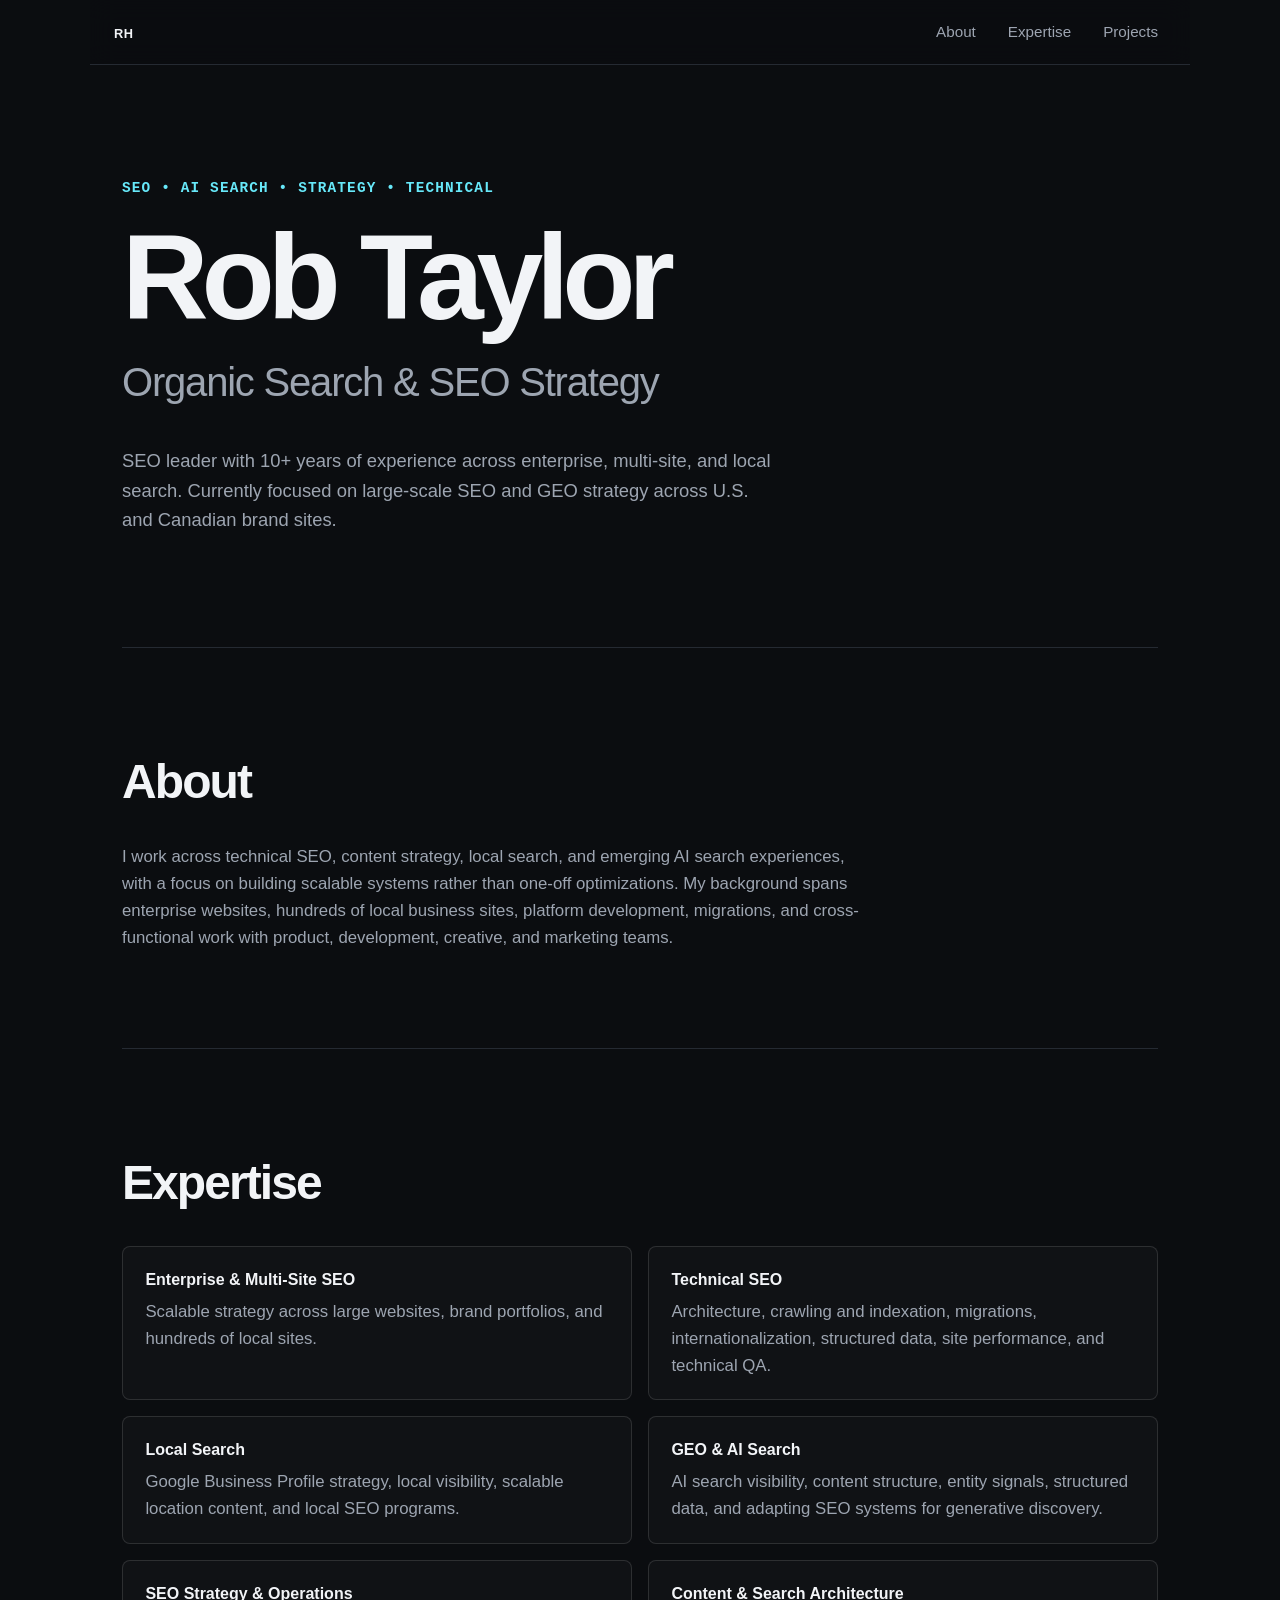
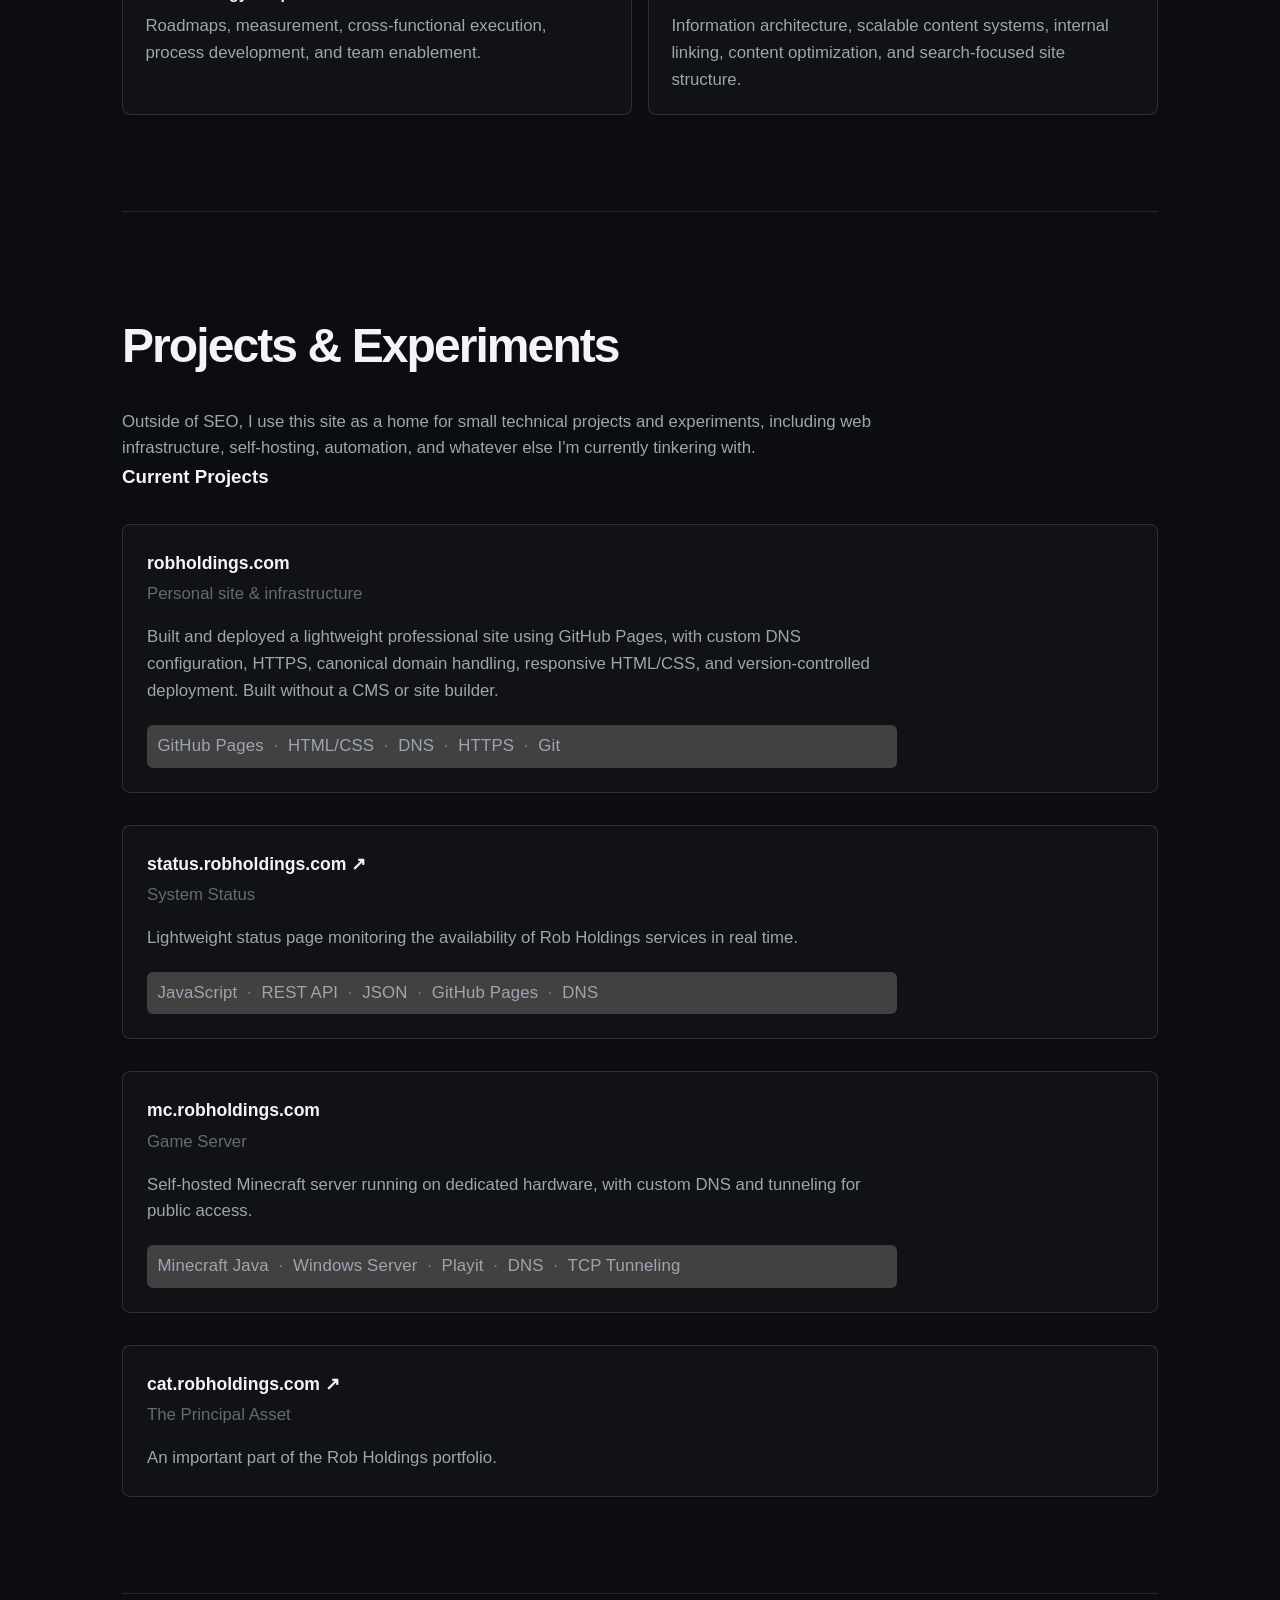
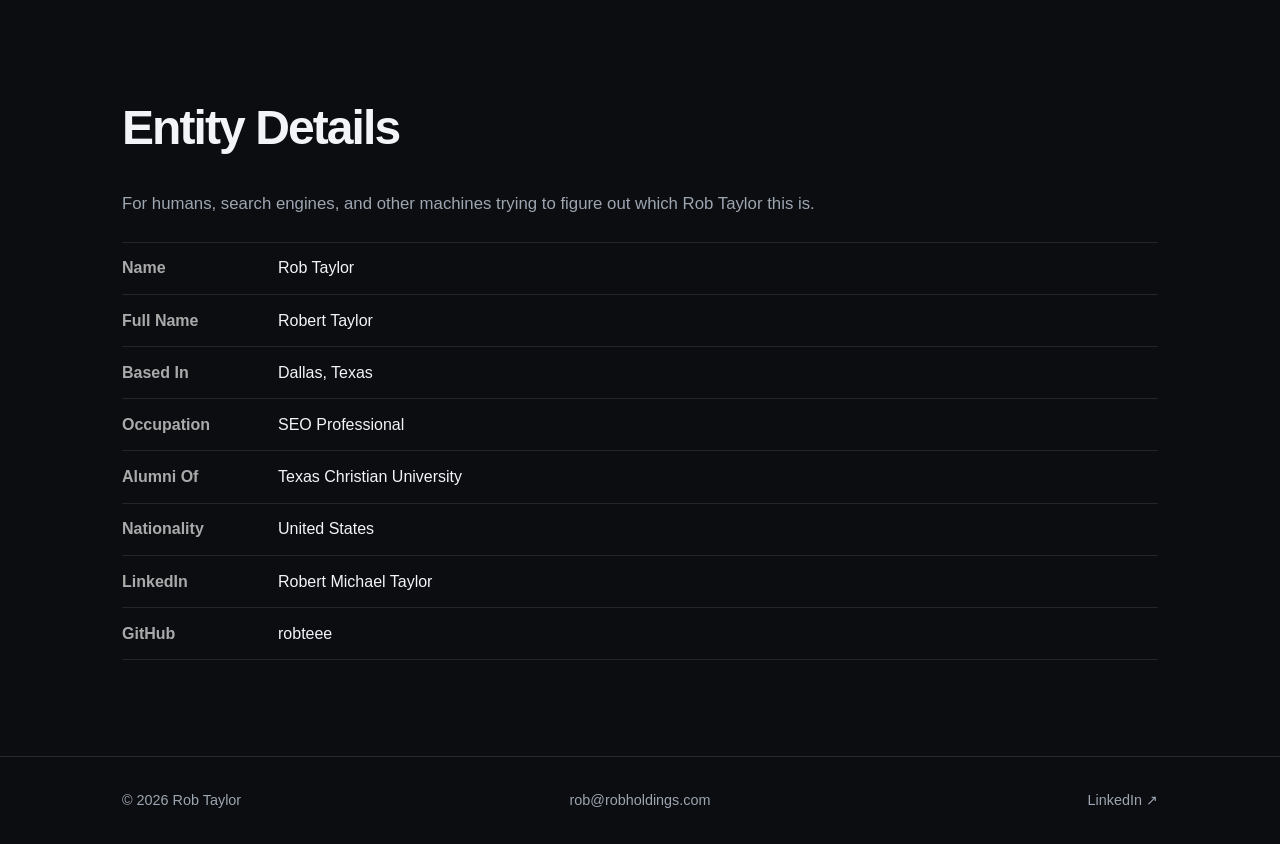
<file: index.html>
<!DOCTYPE html>
<html lang="en">
<head>
 
  <!-- Google Tag Manager -->
<script>(function(w,d,s,l,i){w[l]=w[l]||[];w[l].push({'gtm.start':
new Date().getTime(),event:'gtm.js'});var f=d.getElementsByTagName(s)[0],
j=d.createElement(s),dl=l!='dataLayer'?'&l='+l:'';j.async=true;j.src=
'https://www.googletagmanager.com/gtm.js?id='+i+dl;f.parentNode.insertBefore(j,f);
})(window,document,'script','dataLayer','GTM-MFTSDJDD');</script>
<!-- End Google Tag Manager -->
  
  <meta charset="UTF-8">
  <meta name="viewport" content="width=device-width, initial-scale=1.0">

  <title>Rob Taylor | Organic Search & SEO</title>
  <meta name="description" content="SEO leader specializing in technical SEO, organic growth, strategy, and large-scale websites. Currently a multi-brand lead at Neighborly.">

  <link rel="canonical" href="https://www.robholdings.com/">
  <link rel="stylesheet" href="style.css">

  <!-- Open Graph -->
<meta property="og:type" content="website">
<meta property="og:url" content="https://www.robholdings.com/">
<meta property="og:title" content="Rob Taylor | Organic Search & SEO">
<meta
  property="og:description"
  content="SEO leader specializing in technical SEO, organic growth, strategy, and large-scale websites. Currently a multi-brand lead at Neighborly."
>
<meta property="og:image" content="/images/social-preview.png">
<meta property="og:site_name" content="Rob Taylor">

<!-- Twitter / X -->
<meta name="twitter:card" content="summary_large_image">
<meta name="twitter:title" content="Rob Taylor | Organic Search & SEO">
<meta
  name="twitter:description"
  content="SEO leader specializing in technical SEO, organic growth, strategy, and large-scale websites. Currently a multi-brand lead at Neighborly."
>
<meta name="twitter:image" content="https://www.robholdings.com/images/social-preview.jpg">

<!-- Favicon -->
<link rel="icon" type="image/png" href="/favicon.png">

<!-- Person Schema-->
<script type="application/ld+json">
{
  "@context": "https://schema.org",
  "@type": "Person",
  "@id": "https://www.robholdings.com/#person",
 "name": "Rob Taylor",
 "givenName": "Rob",
 "familyName": "Taylor",
 "alternateName": [
  "Robert Taylor",
  "Robert Michael Taylor",
  "Robert M Taylor"
],
  "gender": "Male",

  "nationality": {
    "@type": "Country",
    "name": "United States"
  },

  "url": "https://www.robholdings.com/",
  "image": "https://www.robholdings.com/images/rob-taylor.jpg",
  "jobTitle": "Senior Manager, SEO",

  "description": "SEO leader specializing in enterprise SEO, technical SEO, content strategy, international search, local search, and generative engine optimization.",

  "homeLocation": {
    "@type": "Place",
    "name": "Dallas, Texas",
    "address": {
      "@type": "PostalAddress",
      "addressLocality": "Dallas",
      "addressRegion": "TX",
      "addressCountry": "US"
    }
  },

  "alumniOf": {
    "@type": "EducationalOrganization",
    "name": "Texas Christian University",
    "url": "https://www.tcu.edu/"
  },

  "worksFor": {
    "@type": "Organization",
    "name": "Neighborly",
    "url": "https://www.neighborly.com/"
  },

  "hasOccupation": {
    "@type": "Occupation",
    "name": "Senior Manager, Organic Search",
    "description": "SEO leadership focused on enterprise and multi-location websites, including technical SEO, content strategy, site architecture, local and international search, and generative engine optimization.",
    "occupationLocation": {
      "@type": "City",
      "name": "Dallas, Texas"
    }
  },

  "knowsAbout": [
    "Search Engine Optimization",
    "Enterprise SEO",
    "Technical SEO",
    "Content Strategy",
    "Website Architecture",
    "International SEO",
    "Local SEO",
    "Generative Engine Optimization"
  ],

  "sameAs": [
    "https://www.linkedin.com/in/robertmichaeltaylor/",
    "https://github.com/robteee",
    "https://connectively.us/p/rob-taylor-9676",
    "https://gravatar.com/robertmichaeltaylor"
  ]
}
</script>

</head>

<body>

  <!-- Google Tag Manager (noscript) -->
<noscript><iframe src="https://www.googletagmanager.com/ns.html?id=GTM-MFTSDJDD"
height="0" width="0" style="display:none;visibility:hidden"></iframe></noscript>
<!-- End Google Tag Manager (noscript) -->

  <nav>
   <a class="site-home" href="/" aria-label="Rob Holdings home">
   <span class="site-home-mark">RH</span>
   </a>
    <a href="#about">About</a>
  <!--  <a href="#experience">Experience</a> -->
    <a href="#expertise">Expertise</a>
    <a href="#projects">Projects</a>
  </nav>

  <main>
    <section class="hero">
      <p>SEO • AI Search • Strategy • Technical</p>
      <h1>Rob Taylor</h1>
      <h2>Organic Search & SEO Strategy</h2>
      <p>SEO leader with 10+ years of experience across enterprise, multi-site, and local search. Currently focused on large-scale SEO and GEO strategy across U.S. and Canadian brand sites.</p>
    </section>

    <section id="about">
      <h2>About</h2>
      <p>I work across technical SEO, content strategy, local search, and emerging AI search experiences, with a focus on building scalable systems rather than one-off optimizations.

My background spans enterprise websites, hundreds of local business sites, platform development, migrations, and cross-functional work with product, development, creative, and marketing teams.</p>
    </section>

   <!--
<section id="experience">
  <h2>Experience</h2>

  <div class="experience-item">
    <h3>Neighborly</h3>
    <p class="role">Senior Manager, SEO</p>
    <p>
      Leading overarching SEO and GEO strategy across large-scale brand websites
      in the U.S. and Canada, including technical and content strategy,
      AI search visibility, and Google Business Profile strategy.
    </p>
  </div>

  <div class="experience-item">
    <h3>Tractorbeam</h3>
    <p class="role">SEO Strategy Manager</p>
    <p>
      Led SEO strategy across client accounts and enterprise portfolios,
      including migrations, new builds, technical initiatives, and the SEO
      framework for a newly developed ILS platform.
    </p>
  </div>

  <div class="experience-item">
    <h3>Earlier Experience</h3>
    <p>
      SEO and website leadership across ServiceTitan, FieldRoutes, AVX Digital,
      Ansira, and LocalIQ, spanning enterprise SEO, programmatic and local
      SEO, technical audits, website migrations, team leadership, and demand generation.
    </p>
  </div>
</section>
   -->
    
<section id="expertise">
  <h2>Expertise</h2>

  <div class="expertise-grid">
    <div class="expertise-item">
      <h3>Enterprise & Multi-Site SEO</h3>
      <p>
        Scalable strategy across large websites, brand portfolios,
        and hundreds of local sites.
      </p>
    </div>

    <div class="expertise-item">
      <h3>Technical SEO</h3>
      <p>
        Architecture, crawling and indexation, migrations, internationalization,
        structured data, site performance, and technical QA.
      </p>
    </div>

    <div class="expertise-item">
      <h3>Local Search</h3>
      <p>
        Google Business Profile strategy, local visibility,
        scalable location content, and local SEO programs.
      </p>
    </div>

    <div class="expertise-item">
      <h3>GEO & AI Search</h3>
      <p>
        AI search visibility, content structure, entity signals,
        structured data, and adapting SEO systems for generative discovery.
      </p>
    </div>

    <div class="expertise-item">
      <h3>SEO Strategy & Operations</h3>
      <p>
        Roadmaps, measurement, cross-functional execution,
        process development, and team enablement.
      </p>
    </div>
    
    <div class="expertise-item">
     <h3>Content & Search Architecture</h3>
  <p>
    Information architecture, scalable content systems, internal linking,
    content optimization, and search-focused site structure.
  </p>
</div>
    
  </div>
</section>

   <!--
<section id="work">
  <h2>Selected Work</h2>

  <ul>
    <li>
      Managed programmatic SEO strategy across
      <strong>600 local business websites</strong>
    </li>
    <li>
      Helped launch a <strong>22-site brand family</strong> while maintaining SEO integrity
    </li>
    <li>
      Built SEO architecture and scalable URL/content logic for a new
      <strong>ILS platform</strong>
    </li>
    <li>
      Developed and launched a dedicated <strong>Local SEO product</strong>
    </li>
    <li>
      Led SEO through major
      <strong>rebrands, migrations, and new website launches</strong>
    </li>
    <li>
      Built SEO processes, training, and knowledge systems used across marketing,
      sales, and search teams
    </li>
  </ul>
</section>

   -->
    
   <section id="projects">
  <h2>Projects & Experiments</h2>

  <p>
    Outside of SEO, I use this site as a home for small technical projects and
    experiments, including web infrastructure, self-hosting, automation, and
    whatever else I'm currently tinkering with.
  </p>

 <h3>Current Projects</h3>

  <div class="project-item">
  <h3>robholdings.com</h3>
  <p class="project-type">Personal site & infrastructure</p>

  <p>
    Built and deployed a lightweight professional site using GitHub Pages,
    with custom DNS configuration, HTTPS, canonical domain handling,
    responsive HTML/CSS, and version-controlled deployment. Built without
    a CMS or site builder.
  </p>

  <p class="tech-line">
    GitHub Pages <span>·</span>
    HTML/CSS <span>·</span>
    DNS <span>·</span>
    HTTPS <span>·</span>
    Git
  </p>
</div>

   <div class="project-item">
  <h3>status.robholdings.com <a href="https://status.robholdings.com" target="_blank">↗</a></h3>
  <p class="project-type">System Status</p>
  <p>
    Lightweight status page monitoring the availability of Rob Holdings services in real time.
  </p>

<p class="tech-line">
  JavaScript <span>·</span>
  REST API <span>·</span>
  JSON <span>·</span>
  GitHub Pages <span>·</span> 
  DNS  
</p>
     
</div>

 <div class="project-item">
  <h3>mc.robholdings.com</h3>
  <p class="project-type">Game Server</p>
  <p>
    Self-hosted Minecraft server running on dedicated hardware, with custom DNS and tunneling for public access.
  </p>
  <p class="tech-line">
  Minecraft Java <span>·</span>
  Windows Server <span>·</span>
  Playit <span>·</span>
  DNS <span>·</span>
  TCP Tunneling
</p>
</div>

  <div class="project-item">
  <h3>cat.robholdings.com <a href="https://cat.robholdings.com" target="_blank">↗</a></h3>
  <p class="project-type">The Principal Asset</p>
  <p>
    An important part of the Rob Holdings portfolio.
  </p>
</div>
    
</section>
 
  <section id="entity-details" class="section">
  <h2>Entity Details</h2>
  <p class="section-intro">
    For humans, search engines, and other machines trying to figure out which Rob Taylor this is.
  </p>

  <dl class="entity-list">
    <div class="entity-row">
      <dt>Name</dt>
      <dd>Rob Taylor</dd>
    </div>

    <div class="entity-row">
      <dt>Full Name</dt>
      <dd>Robert Taylor</dd>
    </div>

    <div class="entity-row">
      <dt>Based In</dt>
      <dd>Dallas, Texas</dd>
    </div>

    <div class="entity-row">
      <dt>Occupation</dt>
      <dd>SEO Professional</dd>
    </div>

    <div class="entity-row">
      <dt>Alumni Of</dt>
      <dd>
        <a href="https://www.tcu.edu/" target="_blank" rel="noopener">
          Texas Christian University
        </a>
      </dd>
    </div>

    <div class="entity-row">
      <dt>Nationality</dt>
      <dd>United States</dd>
    </div>

   <div class="entity-row">
  <dt>LinkedIn</dt>
  <dd>
    <a href="https://www.linkedin.com/in/robertmichaeltaylor/"
       target="_blank"
       rel="me noopener">
      Robert Michael Taylor
    </a>
  </dd>
</div>

<div class="entity-row">
  <dt>GitHub</dt>
  <dd>
    <a href="https://github.com/robteee"
       target="_blank"
       rel="me noopener">
      robteee
    </a>
  </dd>
</div>
  
  </dl>
</section>  
  </main>
<footer>
  <div class="footer-inner">
    <p>© 2026 Rob Taylor</p>

   <a id="footer-email" href="#">Email</a>

    <a href="https://www.linkedin.com/in/robertmichaeltaylor/"
       target="_blank"
       rel="noopener noreferrer">
      LinkedIn ↗
    </a>
  </div>
</footer>
<button class="back-to-top" aria-label="Back to top" title="Back to top">
  ↑
</button>

 <script>
  const footerEmail = document.getElementById("footer-email");
  const emailUser = "rob";
  const emailDomain = "robholdings.com";

  footerEmail.textContent = emailUser + "@" + emailDomain;
  footerEmail.href = "mailto:" + emailUser + "@" + emailDomain;
</script>
 
<script src="scrollbackup.js"></script>

</body>
</html>
</file>
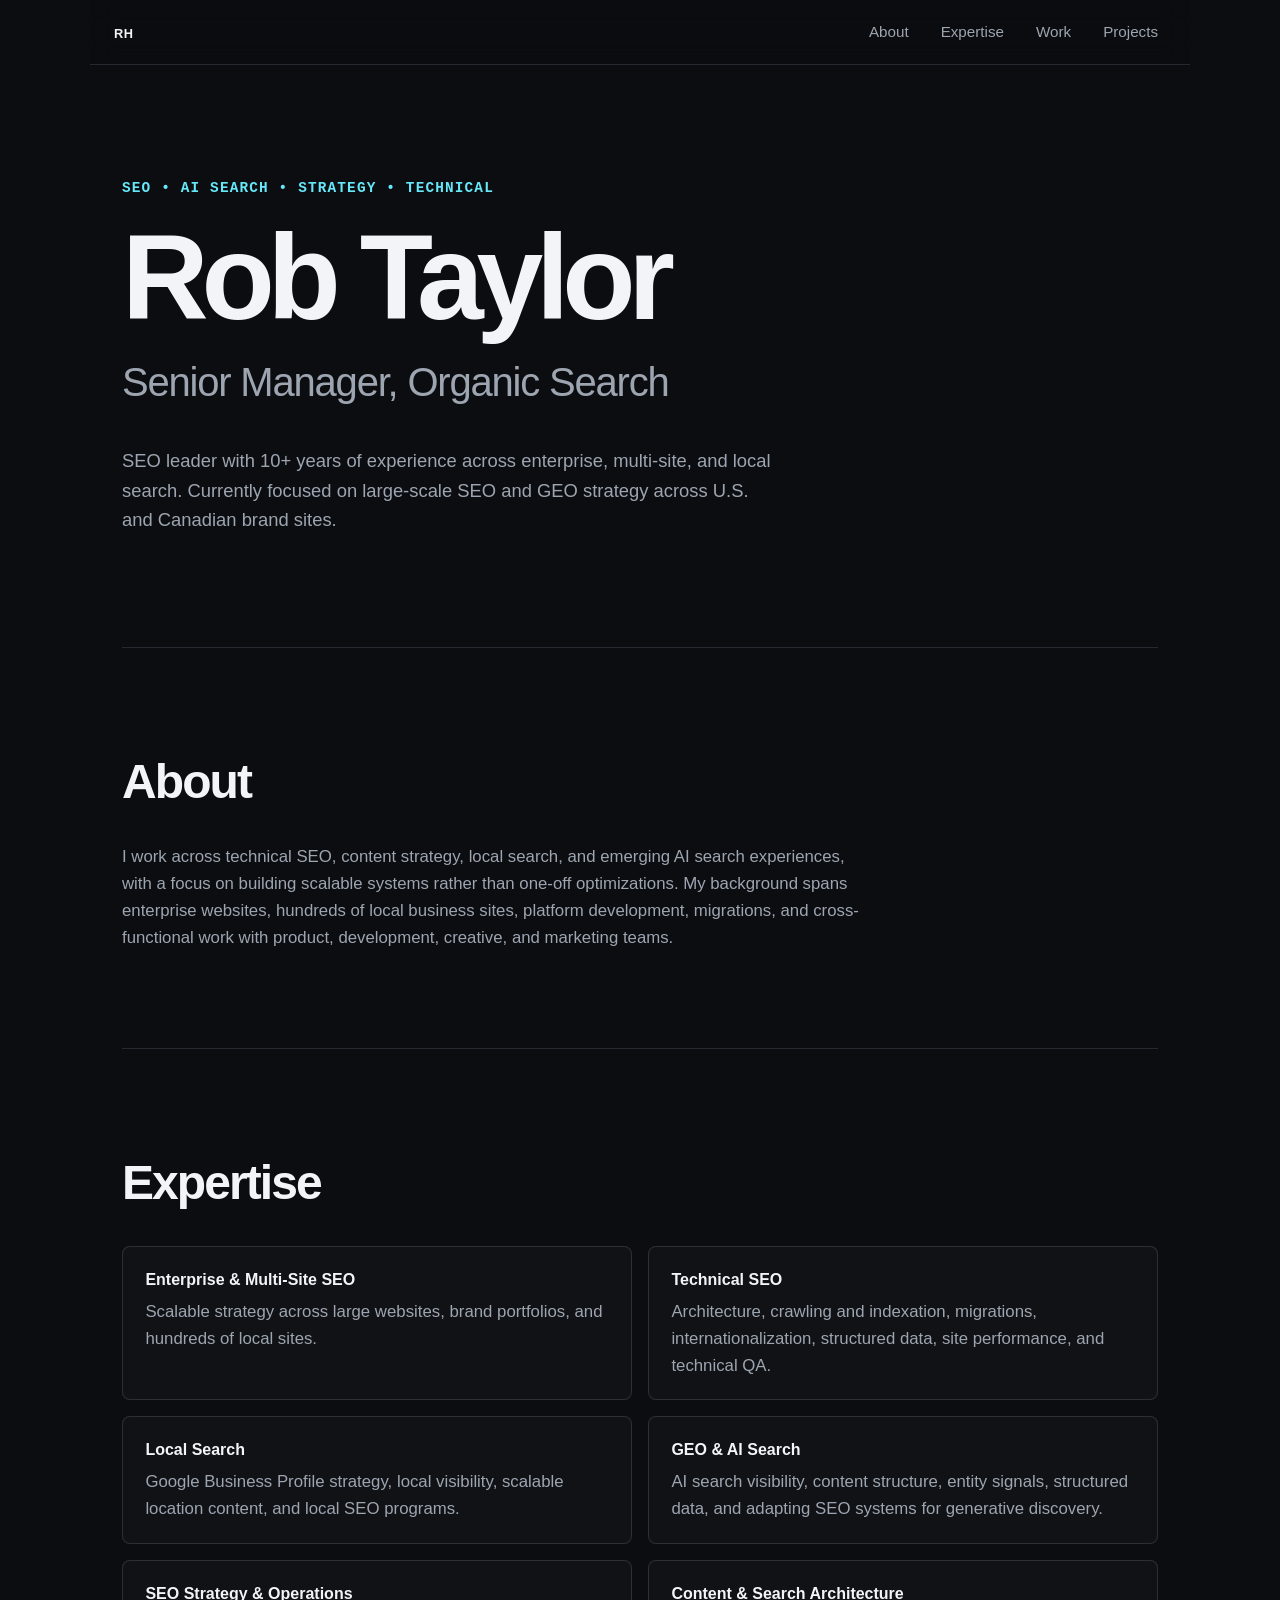
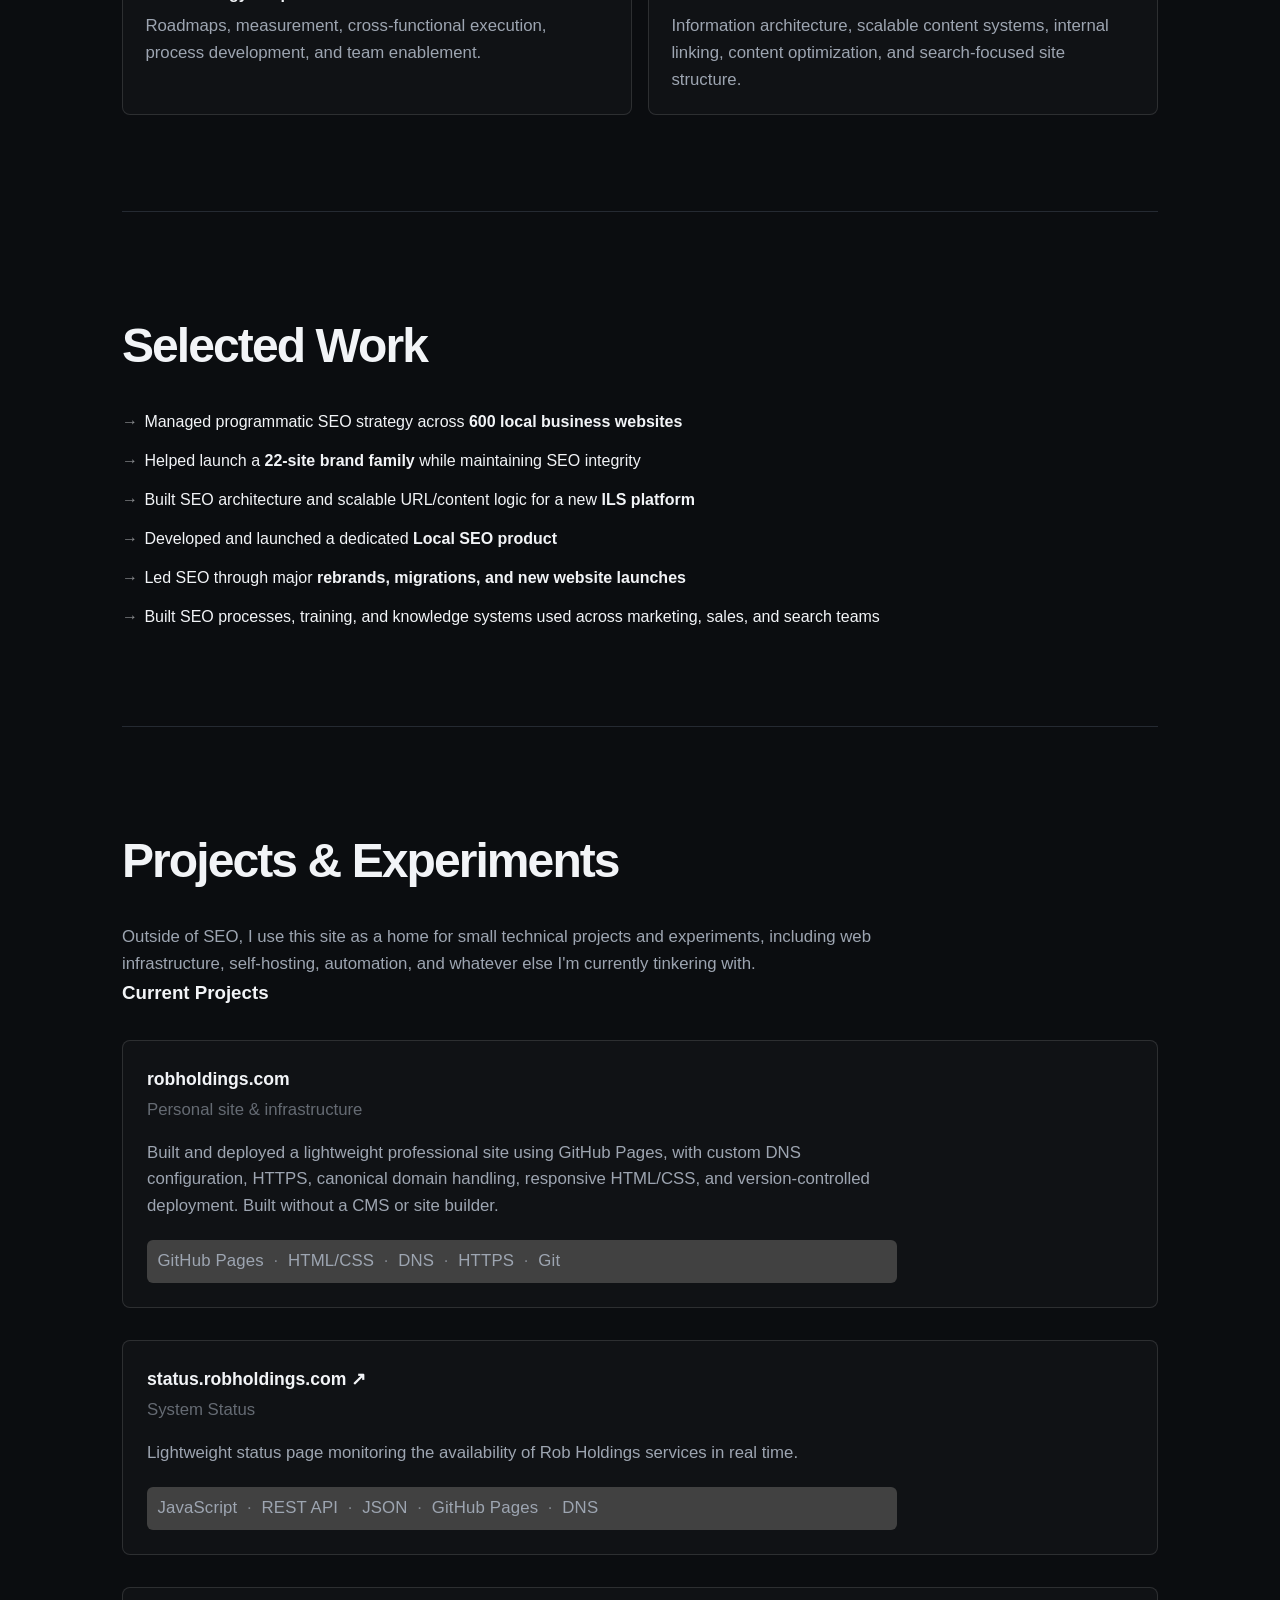
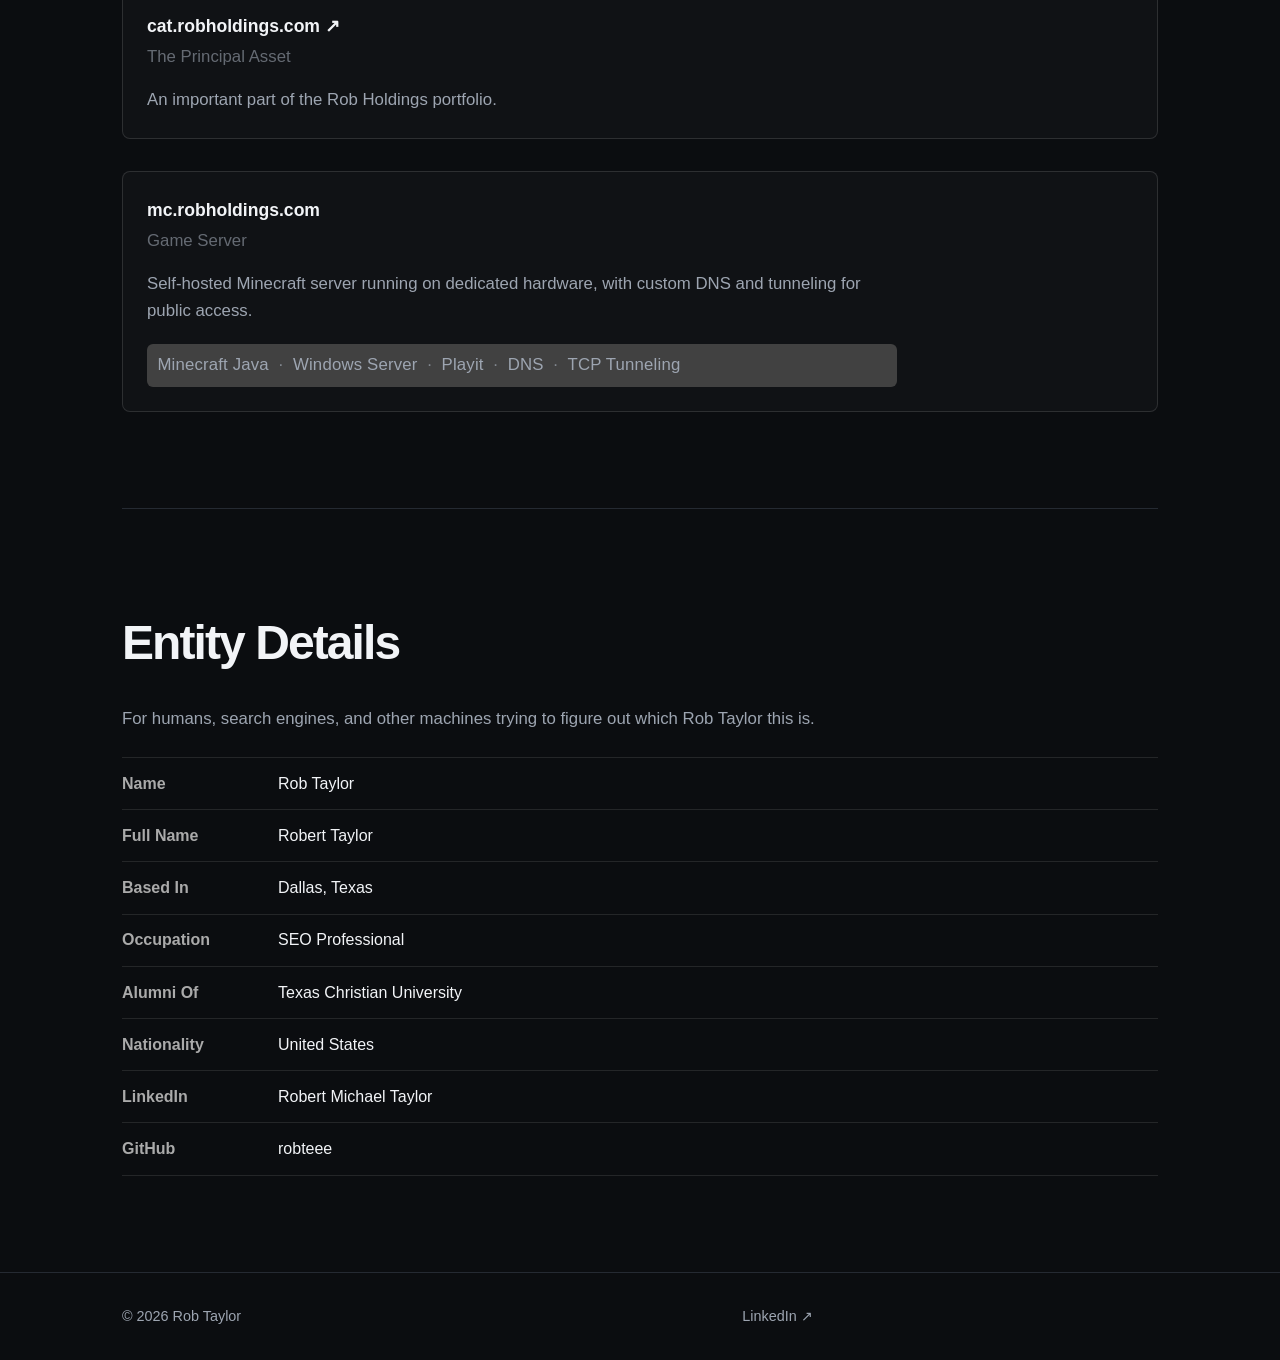
<file: preview.html>
<!DOCTYPE html>
<html lang="en">
<head>
  <!-- Just a test page -->
<meta name="robots" content="noindex, nofollow">
  <!-- Google Tag Manager -->
<script>(function(w,d,s,l,i){w[l]=w[l]||[];w[l].push({'gtm.start':
new Date().getTime(),event:'gtm.js'});var f=d.getElementsByTagName(s)[0],
j=d.createElement(s),dl=l!='dataLayer'?'&l='+l:'';j.async=true;j.src=
'https://www.googletagmanager.com/gtm.js?id='+i+dl;f.parentNode.insertBefore(j,f);
})(window,document,'script','dataLayer','GTM-MFTSDJDD');</script>
<!-- End Google Tag Manager -->
  
  <meta charset="UTF-8">
  <meta name="viewport" content="width=device-width, initial-scale=1.0">

  <title>PREVIEW | Organic Search & SEO</title>
  <meta name="description" content="SEO leader specializing in technical SEO, organic growth, strategy, and large-scale websites. Currently a multi-brand lead at Neighborly.">

  <link rel="canonical" href="https://www.robholdings.com/">
  <link rel="stylesheet" href="style.css">

  <!-- Open Graph -->
<meta property="og:type" content="website">
<meta property="og:url" content="https://www.robholdings.com/">
<meta property="og:title" content="Rob Taylor | Organic Search & SEO">
<meta
  property="og:description"
  content="SEO leader specializing in technical SEO, organic growth, strategy, and large-scale websites. Currently a multi-brand lead at Neighborly."
>
<meta property="og:image" content="/images/social-preview.png">
<meta property="og:site_name" content="Rob Taylor">

<!-- Twitter / X -->
<meta name="twitter:card" content="summary_large_image">
<meta name="twitter:title" content="Rob Taylor | Organic Search & SEO">
<meta
  name="twitter:description"
  content="SEO leader specializing in technical SEO, organic growth, strategy, and large-scale websites. Currently a multi-brand lead at Neighborly."
>
<meta name="twitter:image" content="https://www.robholdings.com/images/social-preview.jpg">

<!-- Favicon -->
<link rel="icon" type="image/png" href="/favicon.png">

<!-- Person Schema-->
<script type="application/ld+json">
{
  "@context": "https://schema.org",
  "@type": "Person",
  "@id": "https://www.robholdings.com/#person",

  "name": "Rob Taylor",
  "additionalName": "Robert",
  "familyName": "Taylor",
  "gender": "Male",

  "nationality": {
    "@type": "Country",
    "name": "United States"
  },

  "url": "https://www.robholdings.com/",

  "jobTitle": "Senior Manager, SEO",

  "description": "SEO leader specializing in enterprise SEO, technical SEO, content strategy, international search, local search, and generative engine optimization.",

  "homeLocation": {
    "@type": "Place",
    "name": "Dallas, Texas",
    "address": {
      "@type": "PostalAddress",
      "addressLocality": "Dallas",
      "addressRegion": "TX",
      "addressCountry": "US"
    }
  },

  "alumniOf": {
    "@type": "EducationalOrganization",
    "name": "Texas Christian University",
    "url": "https://www.tcu.edu/"
  },

  "worksFor": {
    "@type": "Organization",
    "name": "Neighborly",
    "url": "https://www.neighborly.com/"
  },

  "hasOccupation": {
    "@type": "Occupation",
    "name": "Search Engine Optimization Manager",
    "description": "SEO leadership focused on enterprise and multi-location websites, including technical SEO, content strategy, site architecture, local and international search, and generative engine optimization.",
    "occupationLocation": {
      "@type": "City",
      "name": "Dallas, Texas"
    }
  },

  "knowsAbout": [
    "Search Engine Optimization",
    "Enterprise SEO",
    "Technical SEO",
    "Content Strategy",
    "Website Architecture",
    "International SEO",
    "Local SEO",
    "Generative Engine Optimization"
  ],

  "sameAs": [
    "https://www.linkedin.com/in/robertmichaeltaylor/",
    "https://github.com/robteee"
  ]
}
</script>

</head>

<body>

  <!-- Google Tag Manager (noscript) -->
<noscript><iframe src="https://www.googletagmanager.com/ns.html?id=GTM-MFTSDJDD"
height="0" width="0" style="display:none;visibility:hidden"></iframe></noscript>
<!-- End Google Tag Manager (noscript) -->

  <nav>
   <a class="site-home" href="/" aria-label="Rob Holdings home">
   <span class="site-home-mark">RH</span>
   </a>
    <a href="#about">About</a>
  <!--  <a href="#experience">Experience</a> -->
    <a href="#expertise">Expertise</a>
    <a href="#work">Work</a>
    <a href="#projects">Projects</a>
  </nav>

  <main>
    <section class="hero">
      <p>SEO • AI Search • Strategy • Technical</p>
      <h1>Rob Taylor</h1>
      <h2>Senior Manager, Organic Search</h2>
      <p>SEO leader with 10+ years of experience across enterprise, multi-site, and local search. Currently focused on large-scale SEO and GEO strategy across U.S. and Canadian brand sites.</p>
    </section>

    <section id="about">
      <h2>About</h2>
      <p>I work across technical SEO, content strategy, local search, and emerging AI search experiences, with a focus on building scalable systems rather than one-off optimizations.

My background spans enterprise websites, hundreds of local business sites, platform development, migrations, and cross-functional work with product, development, creative, and marketing teams.</p>
    </section>

   <!--
<section id="experience">
  <h2>Experience</h2>

  <div class="experience-item">
    <h3>Neighborly</h3>
    <p class="role">Senior Manager, SEO</p>
    <p>
      Leading overarching SEO and GEO strategy across large-scale brand websites
      in the U.S. and Canada, including technical and content strategy,
      AI search visibility, and Google Business Profile strategy.
    </p>
  </div>

  <div class="experience-item">
    <h3>Tractorbeam</h3>
    <p class="role">SEO Strategy Manager</p>
    <p>
      Led SEO strategy across client accounts and enterprise portfolios,
      including migrations, new builds, technical initiatives, and the SEO
      framework for a newly developed ILS platform.
    </p>
  </div>

  <div class="experience-item">
    <h3>Earlier Experience</h3>
    <p>
      SEO and website leadership across ServiceTitan, FieldRoutes, AVX Digital,
      Ansira, and LocalIQ, spanning enterprise SEO, programmatic and local
      SEO, technical audits, website migrations, team leadership, and demand generation.
    </p>
  </div>
</section>
   -->
    
<section id="expertise">
  <h2>Expertise</h2>

  <div class="expertise-grid">
    <div class="expertise-item">
      <h3>Enterprise & Multi-Site SEO</h3>
      <p>
        Scalable strategy across large websites, brand portfolios,
        and hundreds of local sites.
      </p>
    </div>

    <div class="expertise-item">
      <h3>Technical SEO</h3>
      <p>
        Architecture, crawling and indexation, migrations, internationalization,
        structured data, site performance, and technical QA.
      </p>
    </div>

    <div class="expertise-item">
      <h3>Local Search</h3>
      <p>
        Google Business Profile strategy, local visibility,
        scalable location content, and local SEO programs.
      </p>
    </div>

    <div class="expertise-item">
      <h3>GEO & AI Search</h3>
      <p>
        AI search visibility, content structure, entity signals,
        structured data, and adapting SEO systems for generative discovery.
      </p>
    </div>

    <div class="expertise-item">
      <h3>SEO Strategy & Operations</h3>
      <p>
        Roadmaps, measurement, cross-functional execution,
        process development, and team enablement.
      </p>
    </div>
    
    <div class="expertise-item">
     <h3>Content & Search Architecture</h3>
  <p>
    Information architecture, scalable content systems, internal linking,
    content optimization, and search-focused site structure.
  </p>
</div>
    
  </div>
</section>

<section id="work">
  <h2>Selected Work</h2>

  <ul>
    <li>
      Managed programmatic SEO strategy across
      <strong>600 local business websites</strong>
    </li>
    <li>
      Helped launch a <strong>22-site brand family</strong> while maintaining SEO integrity
    </li>
    <li>
      Built SEO architecture and scalable URL/content logic for a new
      <strong>ILS platform</strong>
    </li>
    <li>
      Developed and launched a dedicated <strong>Local SEO product</strong>
    </li>
    <li>
      Led SEO through major
      <strong>rebrands, migrations, and new website launches</strong>
    </li>
    <li>
      Built SEO processes, training, and knowledge systems used across marketing,
      sales, and search teams
    </li>
  </ul>
</section>
    
   <section id="projects">
  <h2>Projects & Experiments</h2>

  <p>
    Outside of SEO, I use this site as a home for small technical projects and
    experiments, including web infrastructure, self-hosting, automation, and
    whatever else I'm currently tinkering with.
  </p>

  <h3>Current Projects</h3>

  <div class="project-item">
  <h3>robholdings.com</h3>
  <p class="project-type">Personal site & infrastructure</p>

  <p>
    Built and deployed a lightweight professional site using GitHub Pages,
    with custom DNS configuration, HTTPS, canonical domain handling,
    responsive HTML/CSS, and version-controlled deployment. Built without
    a CMS or site builder.
  </p>

  <p class="tech-line">
    GitHub Pages <span>·</span>
    HTML/CSS <span>·</span>
    DNS <span>·</span>
    HTTPS <span>·</span>
    Git
  </p>
</div>

   <div class="project-item">
  <h3>status.robholdings.com <a href="https://status.robholdings.com" target="_blank">↗</a></h3>
  <p class="project-type">System Status</p>
  <p>
    Lightweight status page monitoring the availability of Rob Holdings services in real time.
  </p>

<p class="tech-line">
  JavaScript <span>·</span>
  REST API <span>·</span>
  JSON <span>·</span>
  GitHub Pages <span>·</span> 
  DNS  
</p>
     
</div>

 <div class="project-item">
  <h3>cat.robholdings.com <a href="https://cat.robholdings.com" target="_blank">↗</a></h3>
  <p class="project-type">The Principal Asset</p>
  <p>
    An important part of the Rob Holdings portfolio.
  </p>
</div>

 <div class="project-item">
  <h3>mc.robholdings.com</h3>
  <p class="project-type">Game Server</p>
  <p>
    Self-hosted Minecraft server running on dedicated hardware, with custom DNS and tunneling for public access.
  </p>
  <p class="tech-line">
  Minecraft Java <span>·</span>
  Windows Server <span>·</span>
  Playit <span>·</span>
  DNS <span>·</span>
  TCP Tunneling
</p>
</div>
     
</section>
 
  <section id="entity-details" class="section">
  <h2>Entity Details</h2>
  <p class="section-intro">
    For humans, search engines, and other machines trying to figure out which Rob Taylor this is.
  </p>

  <dl class="entity-list">
    <div class="entity-row">
      <dt>Name</dt>
      <dd>Rob Taylor</dd>
    </div>

    <div class="entity-row">
      <dt>Full Name</dt>
      <dd>Robert Taylor</dd>
    </div>

    <div class="entity-row">
      <dt>Based In</dt>
      <dd>Dallas, Texas</dd>
    </div>

    <div class="entity-row">
      <dt>Occupation</dt>
      <dd>SEO Professional</dd>
    </div>

    <div class="entity-row">
      <dt>Alumni Of</dt>
      <dd>
        <a href="https://www.tcu.edu/" target="_blank" rel="noopener">
          Texas Christian University
        </a>
      </dd>
    </div>

    <div class="entity-row">
      <dt>Nationality</dt>
      <dd>United States</dd>
    </div>

   <div class="entity-row">
  <dt>LinkedIn</dt>
  <dd>
    <a href="https://www.linkedin.com/in/robertmichaeltaylor/"
       target="_blank"
       rel="me noopener">
      Robert Michael Taylor
    </a>
  </dd>
</div>

<div class="entity-row">
  <dt>GitHub</dt>
  <dd>
    <a href="https://github.com/robteee"
       target="_blank"
       rel="me noopener">
      robteee
    </a>
  </dd>
</div>
  
  </dl>
</section>  
  </main>
<footer>
  <div class="footer-inner">
    <p>© 2026 Rob Taylor</p>

    <a href="https://www.linkedin.com/in/robertmichaeltaylor/"
       target="_blank"
       rel="noopener noreferrer">
      LinkedIn ↗
    </a>
  </div>
</footer>
<button class="back-to-top" aria-label="Back to top" title="Back to top">
  ↑
</button>

<script src="scrollbackup.js"></script>

</body>
</html>
</file>
<file: style.css>
/* =========================
   Base
========================= */

:root {
  --bg: #0b0d10;
  --surface: #12151a;
  --border: #252a32;
  --text: #f2f4f7;
  --muted: #9da5b1;
  --accent: #67e8f9;
  --max-width: 1100px;
}

* {
  box-sizing: border-box;
  margin: 0;
  padding: 0;
}

html {
  scroll-behavior: smooth;
}

body {
  background: var(--bg);
  color: var(--text);
  font-family:
    Inter,
    -apple-system,
    BlinkMacSystemFont,
    "Segoe UI",
    Roboto,
    Helvetica,
    Arial,
    sans-serif;
  line-height: 1.6;
}

a {
  color: inherit;
  text-decoration: none;
}


/* =========================
   Navigation
========================= */

nav {
  position: sticky;
  top: 0;
  z-index: 100;

  display: flex;
  align-items: center;
  justify-content: flex-end;
  gap: 2rem;

  max-width: var(--max-width);
  margin: 0 auto;
  padding: 1.25rem 2rem;

  background: rgba(11, 13, 16, 0.92);
  backdrop-filter: blur(12px);

  border-bottom: 1px solid var(--border);
}

.site-home {
  margin-right: auto;
  color: var(--text);
  font-weight: 700;
}

nav a {
  color: var(--muted);
  font-size: 0.95rem;
  font-weight: 500;
  transition: color 0.2s ease;
}

nav a:hover {
  color: var(--accent);
}


/* =========================
   Main Layout
========================= */

main {
  max-width: var(--max-width);
  margin: 0 auto;
  padding: 0 2rem;
}

section {
  padding: 6rem 0;
  border-bottom: 1px solid var(--border);
}

section:last-child {
  border-bottom: 0;
}

/* =========================
   Site Home / Brand
   ========================= */

.site-home {
  position: absolute;
  top: 1.5rem;
  left: 1.5rem;
  display: flex;
  align-items: center;
  gap: 0.6rem;
  color: inherit;
  text-decoration: none;
  font-size: 0.8rem;
  letter-spacing: 0.04em;
}

.site-home-mark {
  font-weight: 700;
}

.site-home-name {
  opacity: 0.6;
}

.site-home:hover .site-home-name {
  opacity: 1;
}

/* =========================
   Hero
========================= */

.hero {
  display: flex;
  flex-direction: column;
  justify-content: center;

  padding-top: 7rem;
  padding-bottom: 7rem;
}

.hero > p:first-child {
  color: var(--accent);
  font-family:
    "SFMono-Regular",
    Consolas,
    "Liberation Mono",
    monospace;

  font-size: 0.9rem;
  font-weight: 600;
  letter-spacing: 0.08em;
  text-transform: uppercase;

  margin-bottom: 1.25rem;
}

.hero h1 {
  font-size: clamp(4rem, 10vw, 7.5rem);
  line-height: 0.95;
  letter-spacing: -0.06em;
  margin-bottom: 1rem;
}

.hero h2 {
  color: var(--muted);

  font-size: clamp(1.5rem, 4vw, 2.5rem);
  font-weight: 500;
  letter-spacing: -0.03em;

  margin-bottom: 2rem;
}

.hero > p:last-child {
  max-width: 650px;

  color: var(--muted);
  font-size: 1.15rem;
}


/* =========================
   Content Sections
========================= */

section:not(.hero) h2 {
  font-size: clamp(2rem, 5vw, 3rem);
  letter-spacing: -0.04em;
  margin-bottom: 1.5rem;
}

section:not(.hero) p {
  max-width: 750px;
  color: var(--muted);
  font-size: 1.05rem;
}

/* =========================
   Expertise
   ========================= */

.expertise-grid {
  display: grid;
  grid-template-columns: repeat(2, 1fr);
  gap: 1rem;
  margin-top: 1.5rem;
}

.expertise-item {
  padding: 1.25rem 1.4rem;
  border: 1px solid rgba(255, 255, 255, 0.12);
  border-radius: 8px;
  background: rgba(255, 255, 255, 0.025);
}

.expertise-item h3 {
  margin: 0 0 0.4rem;
  font-size: 1rem;
  font-weight: 600;
}

.expertise-item p {
  margin: 0;
}


/* =========================
   Selected Work
   ========================= */

#work ul {
  margin: 1.5rem 0 0;
  padding: 0;
  list-style: none;
}

#work li {
  position: relative;
  margin-bottom: 0.85rem;
  padding-left: 1.4rem;
}

#work li::before {
  content: "→";
  position: absolute;
  left: 0;
  opacity: 0.55;
}

#work li:last-child {
  margin-bottom: 0;
}

#work strong {
  font-weight: 600;
}


/* =========================
   Experience
   ========================= */

.experience-item {
  margin-top: 1.75rem;
}

.experience-item:first-of-type {
  margin-top: 0;
}

.experience-item h3 {
  margin: 0 0 0.2rem;
  font-size: 1rem;
  font-weight: 600;
}

.experience-item .role {
  margin: 0 0 0.5rem;
  opacity: 0.65;
  font-size: 0.9rem;
}

/* =========================
   Projects
   ========================= */

.project-item {
  margin-top: 2rem;
  padding: 1.5rem;
  border: 1px solid rgba(255, 255, 255, 0.12);
  border-radius: 8px;
  background: rgba(255, 255, 255, 0.025);
}

.project-item h3 {
  margin: 0 0 0.25rem;
  font-size: 1.1rem;
  font-weight: 600;
}

.project-type {
  margin: 0 0 1rem;
  font-size: 0.9rem;
  opacity: 0.6;
}

.project-item > p:not(.project-type):not(.tech-line) {
  margin-bottom: 0;
}

.tech-line {
  margin: 1.25rem 0 0;
  padding: 0.5rem 0.65rem;
  background: #414141;
  border-radius: 6px;
  font-size: 0.85rem;
  color: #f1f1f1;
  letter-spacing: 0.01em;
}

.tech-line span {
  margin: 0 0.3rem;
  opacity: 0.7;
}



/* =========================
   Entity
   ========================= */

.entity-list {
  margin: 1.5rem 0 0;
}

.entity-row {
  display: grid;
  grid-template-columns: 140px 1fr;
  gap: 1rem;
  padding: 0.8rem 0;
  border-bottom: 1px solid rgba(255, 255, 255, 0.1);
}

.entity-row:first-child {
  border-top: 1px solid rgba(255, 255, 255, 0.1);
}

.entity-row dt {
  font-weight: 600;
  color: #aaa;
}

.entity-row dd {
  margin: 0;
}

@media (max-width: 600px) {
  .entity-row {
    grid-template-columns: 1fr;
    gap: 0.25rem;
  }
}

/* =========================
   Mobile
   ========================= */

@media (max-width: 700px) {
  .expertise-grid {
    grid-template-columns: 1fr;
  }
}
/* =========================
   Selection
========================= */

::selection {
  background: var(--accent);
  color: var(--bg);
}


/* =========================
   Mobile
========================= */

@media (max-width: 700px) {

 nav {
  gap: 1.25rem;
  padding: 1rem 1.25rem;
  overflow-x: auto;
  white-space: nowrap;
}

  main {
    padding: 0 1.25rem;
  }

  section {
    padding: 4rem 0;
  }

  .hero {
    min-height: 70vh;
    padding-top: 5rem;
    padding-bottom: 5rem;
  }

  .hero h1 {
    font-size: clamp(3.5rem, 18vw, 5rem);
  }
}
/* =========================
   Footer
========================= */

footer {
  border-top: 1px solid var(--border);
}

.footer-inner {
  max-width: var(--max-width);
  margin: 0 auto;
  padding: 2rem;

  display: grid;
  grid-template-columns: 1fr 1fr 1fr;
  align-items: center;

  color: var(--muted);
  font-size: 0.9rem;
}

.footer-inner > :nth-child(2) {
  text-align: center;
}

.footer-inner > :last-child {
  text-align: right;
}

@media (max-width: 700px) {
  .footer-inner {
    padding: 1.5rem 1.25rem;
    grid-template-columns: 1fr;
    gap: 0.5rem;
    text-align: center;
  }

  .footer-inner > :last-child {
    text-align: center;
  }
}

/* Back to top */
.back-to-top {
  position: fixed;
  right: 24px;
  bottom: 24px;
  width: 44px;
  height: 44px;
  border: 1px solid rgba(255, 255, 255, 0.15);
  border-radius: 50%;
  background: #111;
  color: #fff;
  font-size: 22px;
  cursor: pointer;
  z-index: 1000;

  opacity: 0;
  visibility: hidden;
  transform: translateY(10px);
  transition: opacity 0.2s ease, transform 0.2s ease, visibility 0.2s;
}

.back-to-top.show {
  opacity: 0.8;
  visibility: visible;
  transform: translateY(0);
}

.back-to-top:hover {
  opacity: 1;
  transform: translateY(-2px);
}

/* Mobile */
@media (max-width: 600px) {
  .back-to-top {
    right: 16px;
    bottom: 16px;
    width: 42px;
    height: 42px;
    font-size: 20px;
  }
}
</file>
